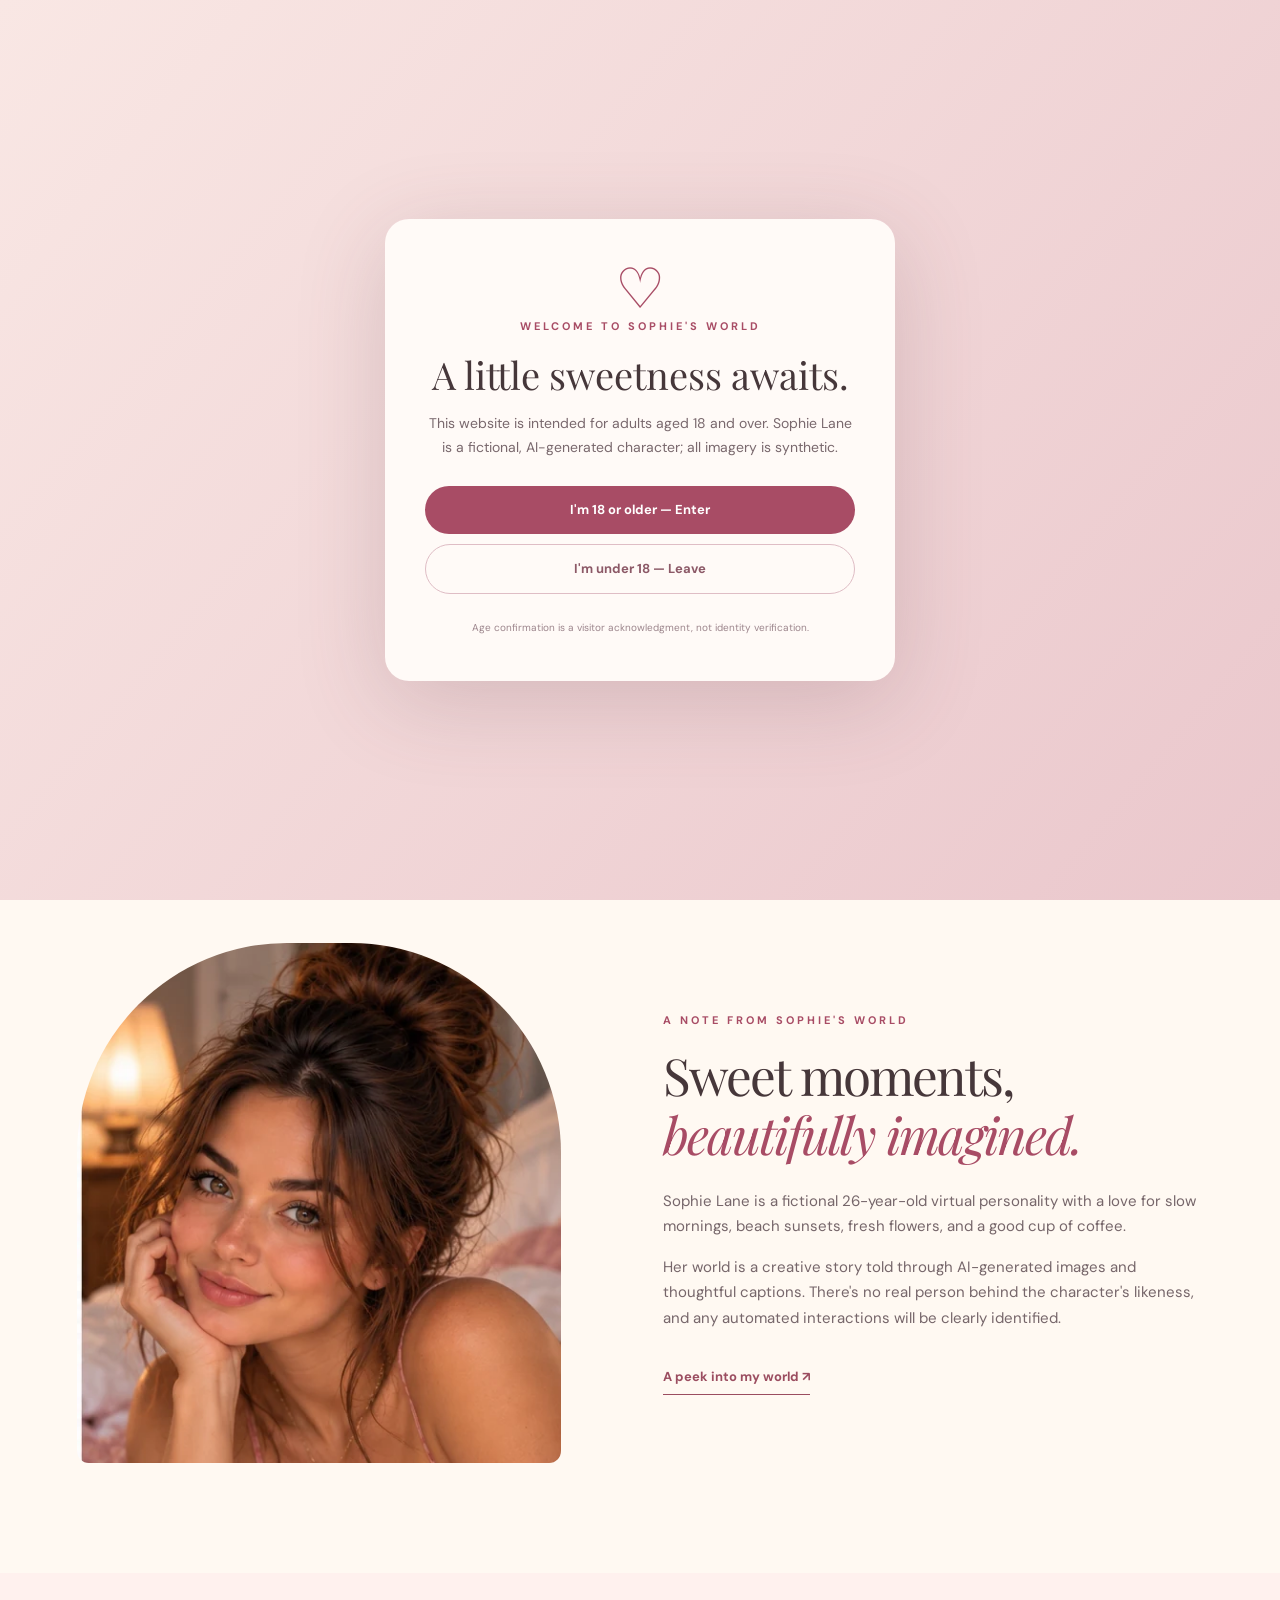
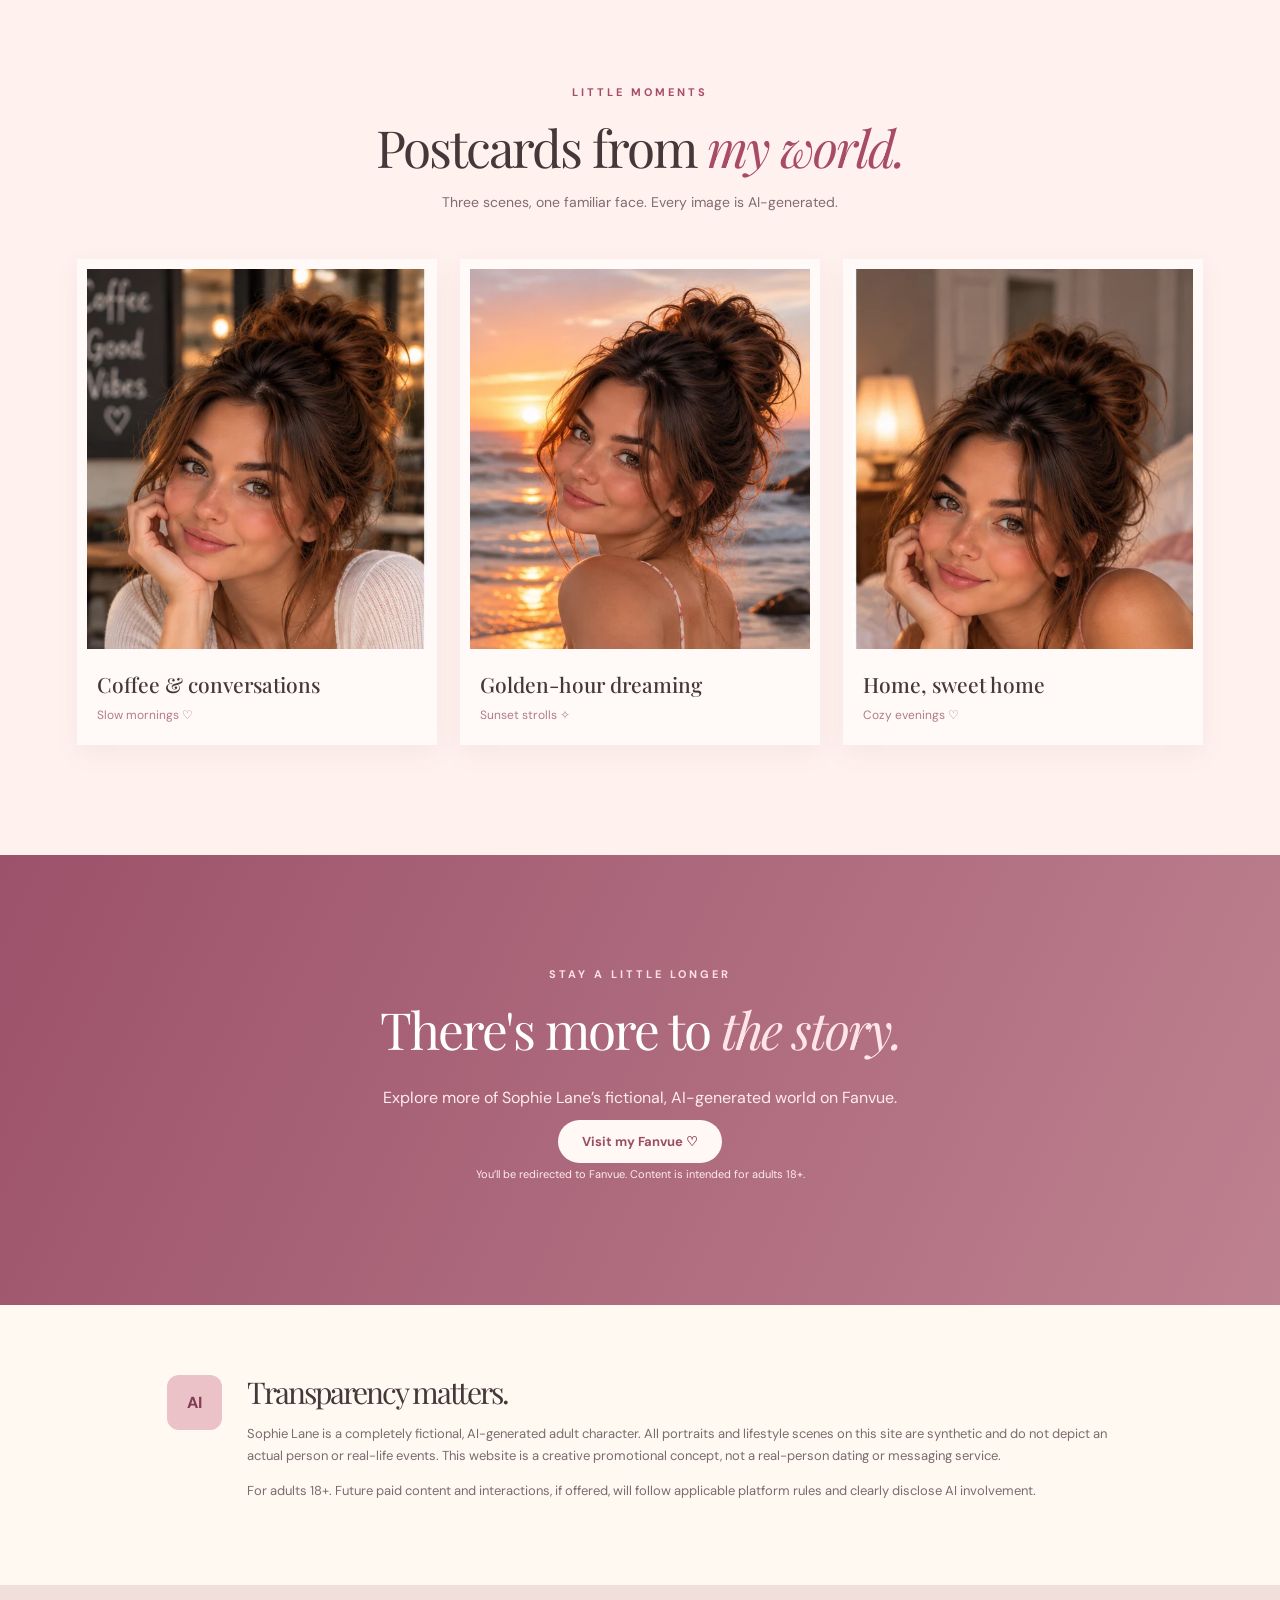
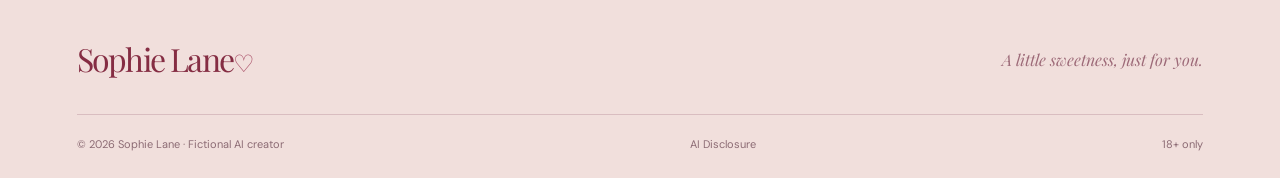
<file: index.html>
<!doctype html>
<html lang="en"><head><meta charset="utf-8"><meta name="viewport" content="width=device-width,initial-scale=1"><meta name="theme-color" content="#fff9f2"><meta name="description" content="Meet Sophie Lane, a fictional AI-generated adult lifestyle creator. A little sweetness, just for you."><title>Sophie Lane | A Little Sweetness</title><link rel="stylesheet" href="styles.css"></head>
<body>
<div class="age-screen" id="ageScreen" role="dialog" aria-modal="true" aria-labelledby="ageTitle"><div class="age-card"><div class="heart">♡</div><p class="eyebrow">WELCOME TO SOPHIE'S WORLD</p><h1 id="ageTitle">A little sweetness awaits.</h1><p>This website is intended for adults aged 18 and over. Sophie Lane is a fictional, AI-generated character; all imagery is synthetic.</p><div class="age-actions"><button id="enterBtn" class="button primary">I'm 18 or older — Enter</button><button id="leaveBtn" class="button outline">I'm under 18 — Leave</button></div><small>Age confirmation is a visitor acknowledgment, not identity verification.</small></div></div>
<header class="site-header"><a href="#home" class="logo" aria-label="Sophie Lane home">Sophie Lane<span>♡</span></a><button class="menu-toggle" id="menuBtn" aria-label="Toggle navigation" aria-expanded="false">☰</button><nav id="nav"><a href="#home">Home</a><a href="#about">About</a><a href="#gallery">Photos</a><a href="#join">Join Me</a></nav><a class="nav-cta" href="https://www.fanvue.com/sophielaneai" target="_blank" rel="noopener noreferrer">My Fanvue ♡</a></header>
<main id="home"><section class="hero"><div class="hero-copy"><p class="eyebrow">HELLO, LOVELY ♡</p><h1>Hi, I'm <em>Sophie.</em></h1><p class="tagline">A little sweetness, just for you.</p><p>Cozy mornings, golden-hour walks, and little moments worth sharing. Come get to know my world.</p><a class="button primary" href="#gallery">Explore my world <span>↗</span></a><div class="micro">Fictional AI creator · For adults 18+</div></div><div class="hero-image"><img src="assets/sophie-master.webp" alt="AI-generated portrait of Sophie in a pink cardigan" fetchpriority="high"><div class="photo-note">made of daydreams &amp; pixels ♡</div></div></section>
<section class="strip"><span>♡ COZY MOMENTS</span><span>✧ SOFT ROMANCE</span><span>♡ LITTLE ADVENTURES</span><span>✧ ALWAYS AI-GENERATED</span></section>
<section class="intro section" id="about"><div class="intro-image"><img src="assets/sophie-cozy.webp" loading="lazy" alt="AI-generated Sophie relaxing at home"></div><div class="intro-copy"><p class="eyebrow">A NOTE FROM SOPHIE'S WORLD</p><h2>Sweet moments, <em>beautifully imagined.</em></h2><p>Sophie Lane is a fictional 26-year-old virtual personality with a love for slow mornings, beach sunsets, fresh flowers, and a good cup of coffee.</p><p>Her world is a creative story told through AI-generated images and thoughtful captions. There's no real person behind the character's likeness, and any automated interactions will be clearly identified.</p><a class="text-link" href="#gallery">A peek into my world ↗</a></div></section>
<section class="gallery-section section" id="gallery"><div class="section-heading"><p class="eyebrow">LITTLE MOMENTS</p><h2>Postcards from <em>my world.</em></h2><p>Three scenes, one familiar face. Every image is AI-generated.</p></div><div class="gallery-grid"><figure><img src="assets/sophie-cafe.webp" loading="lazy" alt="AI-generated Sophie at a coffee shop"><figcaption><strong>Coffee &amp; conversations</strong><span>Slow mornings ♡</span></figcaption></figure><figure><img src="assets/sophie-sunset.webp" loading="lazy" alt="AI-generated Sophie at the beach at sunset"><figcaption><strong>Golden-hour dreaming</strong><span>Sunset strolls ✧</span></figcaption></figure><figure><img src="assets/sophie-cozy.webp" loading="lazy" alt="AI-generated Sophie in a cozy room"><figcaption><strong>Home, sweet home</strong><span>Cozy evenings ♡</span></figcaption></figure></div></section>
<section class="join section" id="join"><div class="join-inner"><p class="eyebrow">STAY A LITTLE LONGER</p><h2>There's more to <em>the story.</em></h2><p>Explore more of Sophie Lane’s fictional, AI-generated world on Fanvue.</p><a class="button light" id="fanvueBtn" href="https://www.fanvue.com/sophielaneai" target="_blank" rel="noopener noreferrer">Visit my Fanvue ♡</a><p class="join-note">You’ll be redirected to Fanvue. Content is intended for adults 18+.</p></div></section>
<section class="disclosure section" id="disclosure"><div class="disclosure-icon">AI</div><div><h2>Transparency matters.</h2><p>Sophie Lane is a completely fictional, AI-generated adult character. All portraits and lifestyle scenes on this site are synthetic and do not depict an actual person or real-life events. This website is a creative promotional concept, not a real-person dating or messaging service.</p><p>For adults 18+. Future paid content and interactions, if offered, will follow applicable platform rules and clearly disclose AI involvement.</p></div></section></main>
<footer><div class="footer-top"><a class="logo" href="#home">Sophie Lane<span>♡</span></a><p>A little sweetness, just for you.</p></div><div class="footer-bottom"><span>© <span id="year"></span> Sophie Lane · Fictional AI creator</span><a href="#disclosure">AI Disclosure</a><span>18+ only</span></div></footer>
<div class="toast" id="toast" role="status" aria-live="polite"></div><script src="script.js"></script></body></html>
</file>
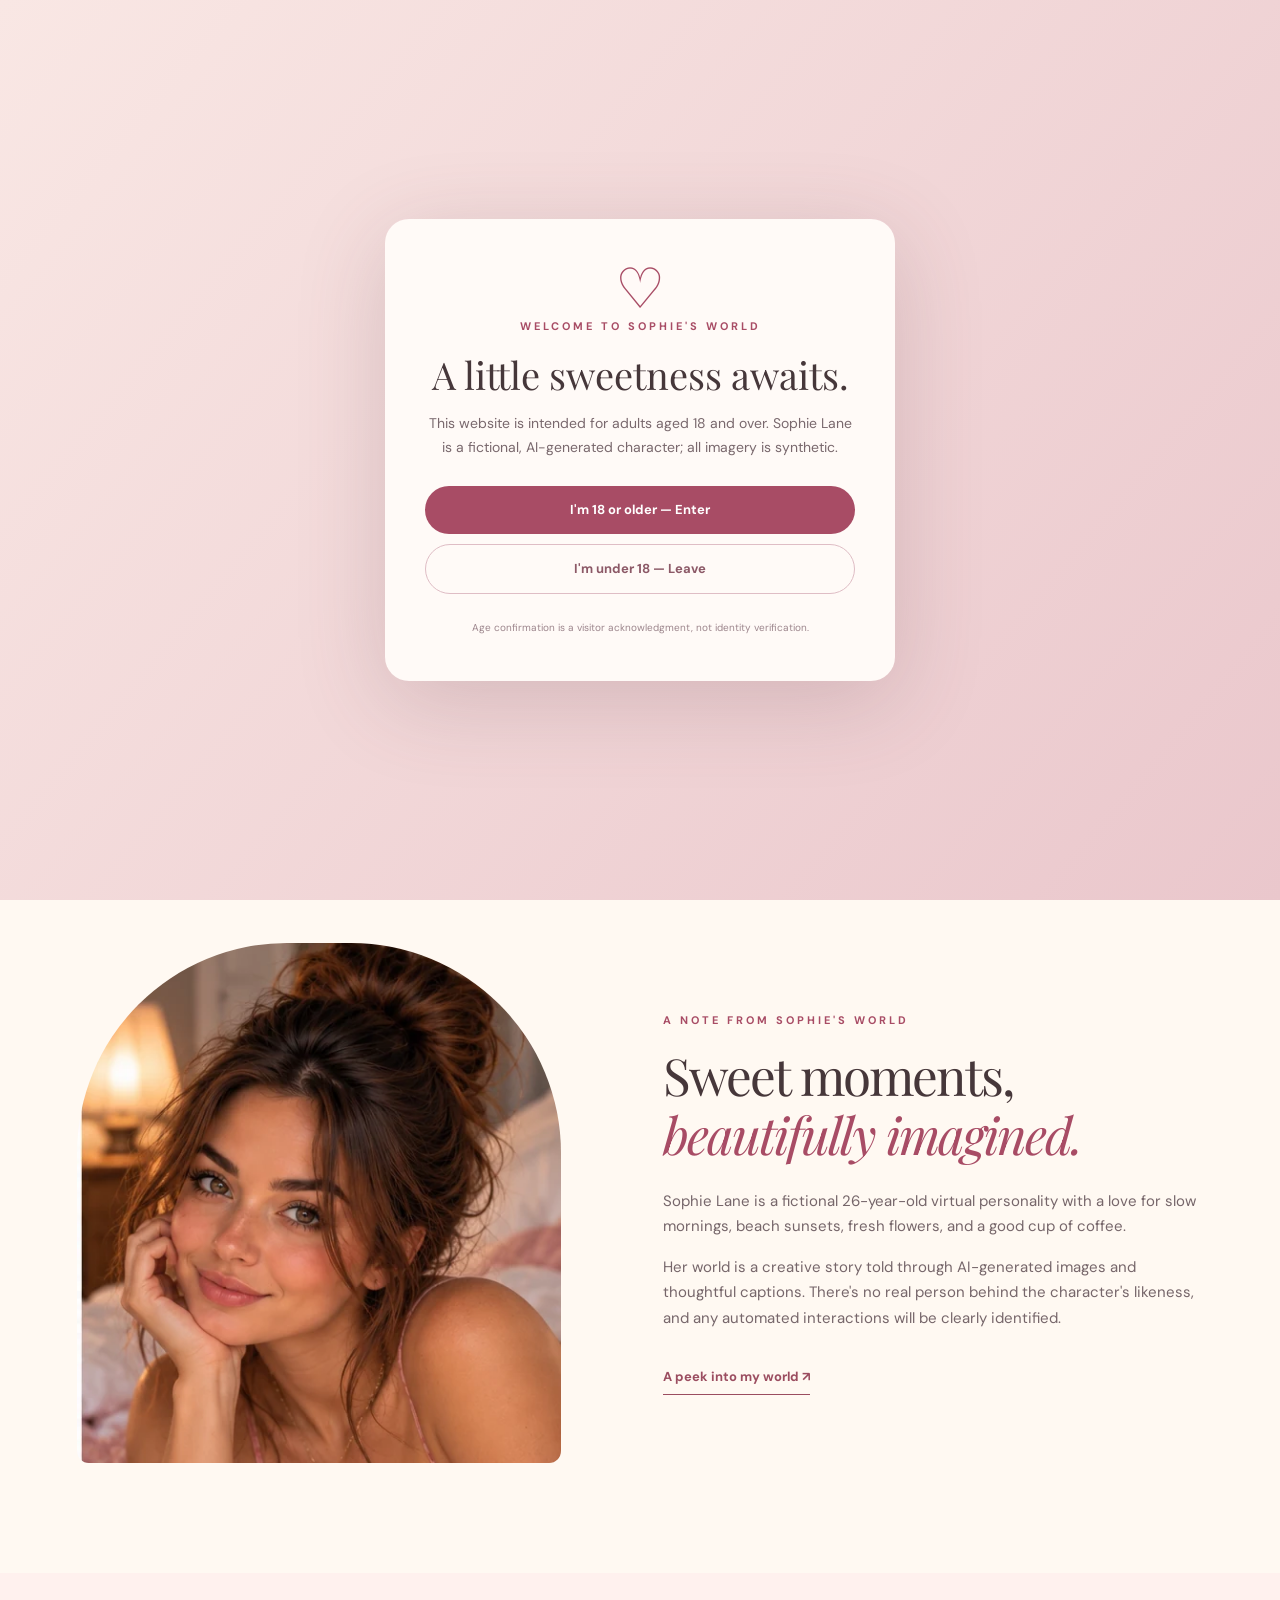
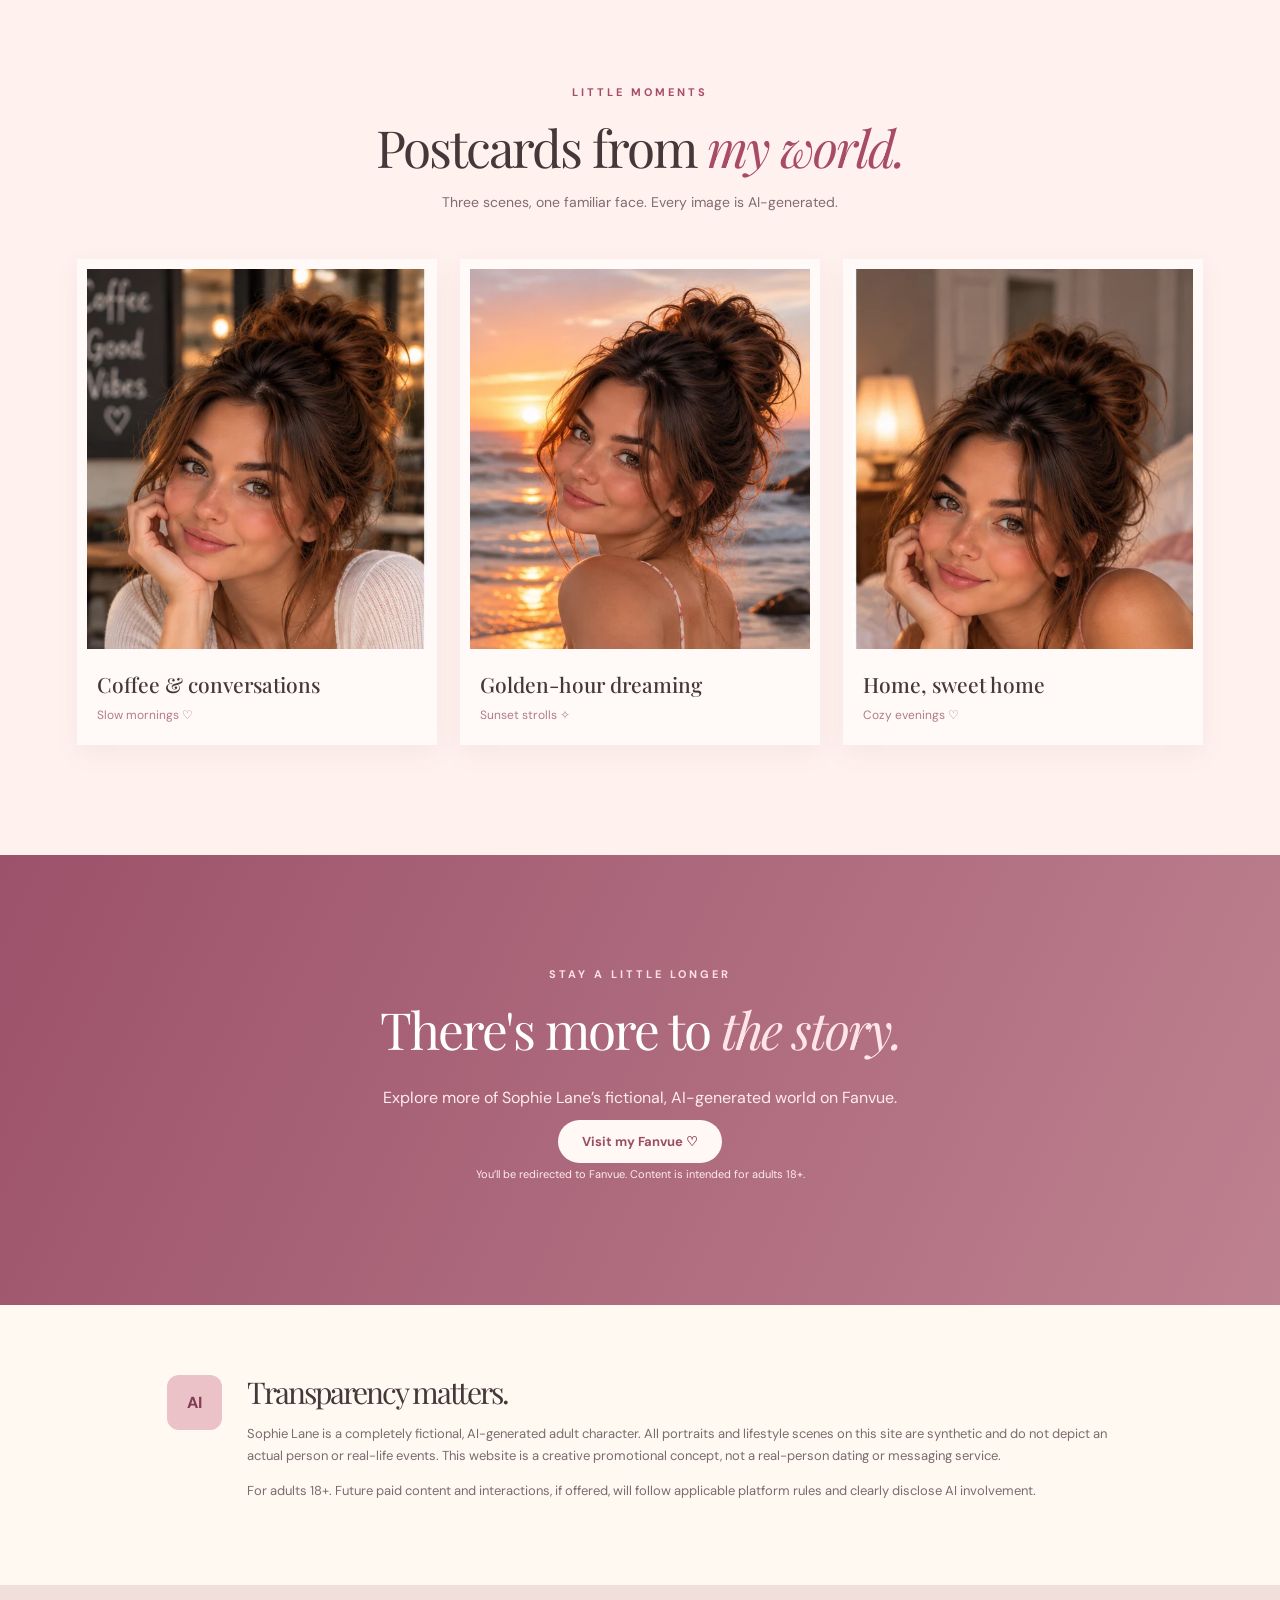
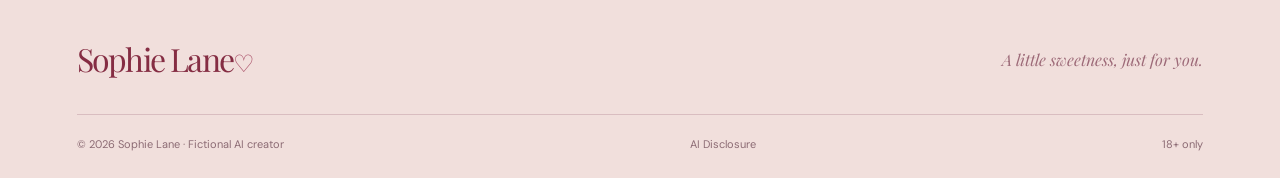
<file: index.html.html>
<!doctype html>
<html lang="en"><head><meta charset="utf-8"><meta name="viewport" content="width=device-width,initial-scale=1"><meta name="theme-color" content="#fff9f2"><meta name="description" content="Meet Sophie Lane, a fictional AI-generated adult lifestyle creator. A little sweetness, just for you."><title>Sophie Lane | A Little Sweetness</title><link rel="stylesheet" href="styles.css"></head>
<body>
<div class="age-screen" id="ageScreen" role="dialog" aria-modal="true" aria-labelledby="ageTitle"><div class="age-card"><div class="heart">♡</div><p class="eyebrow">WELCOME TO SOPHIE'S WORLD</p><h1 id="ageTitle">A little sweetness awaits.</h1><p>This website is intended for adults aged 18 and over. Sophie Lane is a fictional, AI-generated character; all imagery is synthetic.</p><div class="age-actions"><button id="enterBtn" class="button primary">I'm 18 or older — Enter</button><button id="leaveBtn" class="button outline">I'm under 18 — Leave</button></div><small>Age confirmation is a visitor acknowledgment, not identity verification.</small></div></div>
<header class="site-header"><a href="#home" class="logo" aria-label="Sophie Lane home">Sophie Lane<span>♡</span></a><button class="menu-toggle" id="menuBtn" aria-label="Toggle navigation" aria-expanded="false">☰</button><nav id="nav"><a href="#home">Home</a><a href="#about">About</a><a href="#gallery">Photos</a><a href="#join">Join Me</a></nav><a class="nav-cta" href="https://www.fanvue.com/sophielaneai" target="_blank" rel="noopener noreferrer">My Fanvue ♡</a></header>
<main id="home"><section class="hero"><div class="hero-copy"><p class="eyebrow">HELLO, LOVELY ♡</p><h1>Hi, I'm <em>Sophie.</em></h1><p class="tagline">A little sweetness, just for you.</p><p>Cozy mornings, golden-hour walks, and little moments worth sharing. Come get to know my world.</p><a class="button primary" href="#gallery">Explore my world <span>↗</span></a><div class="micro">Fictional AI creator · For adults 18+</div></div><div class="hero-image"><img src="assets/sophie-master.webp" alt="AI-generated portrait of Sophie in a pink cardigan" fetchpriority="high"><div class="photo-note">made of daydreams &amp; pixels ♡</div></div></section>
<section class="strip"><span>♡ COZY MOMENTS</span><span>✧ SOFT ROMANCE</span><span>♡ LITTLE ADVENTURES</span><span>✧ ALWAYS AI-GENERATED</span></section>
<section class="intro section" id="about"><div class="intro-image"><img src="assets/sophie-cozy.webp" loading="lazy" alt="AI-generated Sophie relaxing at home"></div><div class="intro-copy"><p class="eyebrow">A NOTE FROM SOPHIE'S WORLD</p><h2>Sweet moments, <em>beautifully imagined.</em></h2><p>Sophie Lane is a fictional 26-year-old virtual personality with a love for slow mornings, beach sunsets, fresh flowers, and a good cup of coffee.</p><p>Her world is a creative story told through AI-generated images and thoughtful captions. There's no real person behind the character's likeness, and any automated interactions will be clearly identified.</p><a class="text-link" href="#gallery">A peek into my world ↗</a></div></section>
<section class="gallery-section section" id="gallery"><div class="section-heading"><p class="eyebrow">LITTLE MOMENTS</p><h2>Postcards from <em>my world.</em></h2><p>Three scenes, one familiar face. Every image is AI-generated.</p></div><div class="gallery-grid"><figure><img src="assets/sophie-cafe.webp" loading="lazy" alt="AI-generated Sophie at a coffee shop"><figcaption><strong>Coffee &amp; conversations</strong><span>Slow mornings ♡</span></figcaption></figure><figure><img src="assets/sophie-sunset.webp" loading="lazy" alt="AI-generated Sophie at the beach at sunset"><figcaption><strong>Golden-hour dreaming</strong><span>Sunset strolls ✧</span></figcaption></figure><figure><img src="assets/sophie-cozy.webp" loading="lazy" alt="AI-generated Sophie in a cozy room"><figcaption><strong>Home, sweet home</strong><span>Cozy evenings ♡</span></figcaption></figure></div></section>
<section class="join section" id="join"><div class="join-inner"><p class="eyebrow">STAY A LITTLE LONGER</p><h2>There's more to <em>the story.</em></h2><p>Explore more of Sophie Lane’s fictional, AI-generated world on Fanvue.</p><a class="button light" id="fanvueBtn" href="https://www.fanvue.com/sophielaneai" target="_blank" rel="noopener noreferrer">Visit my Fanvue ♡</a><p class="join-note">You’ll be redirected to Fanvue. Content is intended for adults 18+.</p></div></section>
<section class="disclosure section" id="disclosure"><div class="disclosure-icon">AI</div><div><h2>Transparency matters.</h2><p>Sophie Lane is a completely fictional, AI-generated adult character. All portraits and lifestyle scenes on this site are synthetic and do not depict an actual person or real-life events. This website is a creative promotional concept, not a real-person dating or messaging service.</p><p>For adults 18+. Future paid content and interactions, if offered, will follow applicable platform rules and clearly disclose AI involvement.</p></div></section></main>
<footer><div class="footer-top"><a class="logo" href="#home">Sophie Lane<span>♡</span></a><p>A little sweetness, just for you.</p></div><div class="footer-bottom"><span>© <span id="year"></span> Sophie Lane · Fictional AI creator</span><a href="#disclosure">AI Disclosure</a><span>18+ only</span></div></footer>
<div class="toast" id="toast" role="status" aria-live="polite"></div><script src="script.js"></script></body></html>
</file>
<file: styles.css>
@import url('https://fonts.googleapis.com/css2?family=DM+Sans:wght@400;500;600;700&family=Playfair+Display:ital,wght@0,400;0,500;0,600;1,400;1,500&display=swap');:root{--cream:#fff9f2;--blush:#f8e9e7;--rose:#c78c96;--berry:#a84c65;--plum:#684b55;--ink:#46373a}*{box-sizing:border-box}html{scroll-behavior:smooth}body{margin:0;color:var(--ink);background:var(--cream);font-family:'DM Sans',Arial,sans-serif;line-height:1.7}body.locked{overflow:hidden}a{color:inherit;text-decoration:none}button{font:inherit;cursor:pointer}img{display:block;width:100%;object-fit:cover}.site-header{height:88px;display:flex;align-items:center;justify-content:space-between;gap:25px;padding:0 max(5%,calc((100vw - 1300px)/2));background:#fffaf7;position:sticky;top:0;z-index:20;box-shadow:0 2px 18px #6746550b}.logo{font-family:'Playfair Display',Georgia,serif;font-size:32px;color:#852d43;white-space:nowrap;letter-spacing:-1.8px}.logo span{font-family:Arial;color:var(--berry);font-size:24px}.site-header nav{display:flex;gap:32px;font-size:13px;font-weight:600}.site-header nav a:hover,.text-link:hover{color:var(--berry)}.nav-cta,.button{border-radius:99px;border:0;padding:13px 24px;font-size:13px;font-weight:700;transition:transform .2s,background .2s}.nav-cta,.button.primary{background:var(--berry);color:white}.nav-cta:hover,.button:hover{transform:translateY(-2px)}.menu-toggle{display:none;border:0;background:none;font-size:26px;color:var(--berry)}.hero{max-width:1450px;margin:auto;min-height:680px;display:grid;grid-template-columns:44% 56%;align-items:stretch}.hero-copy{padding:115px 8% 70px 12%;display:flex;flex-direction:column;align-items:flex-start;justify-content:center}.eyebrow{font-size:11px;letter-spacing:3px;font-weight:700;color:var(--berry);margin:0 0 16px}.hero h1,h2{font-family:'Playfair Display',Georgia,serif;letter-spacing:-2px;line-height:1.15;font-weight:400}.hero h1{font-size:clamp(55px,5.3vw,88px);margin:0 0 16px}.hero h1 em,h2 em{color:var(--berry);font-weight:400}.tagline{font-size:20px;font-family:'Playfair Display',Georgia,serif;color:var(--berry);margin:0 0 14px}.hero-copy>p:not(.eyebrow):not(.tagline){max-width:390px;font-size:15px;color:#78676b}.hero-copy .button{margin-top:22px}.micro{margin-top:23px;font-size:11px;color:#987f84}.hero-image{min-height:650px;position:relative;overflow:hidden}.hero-image img{height:100%;position:absolute;inset:0;object-position:center 25%}.photo-note{position:absolute;right:25px;bottom:28px;color:white;text-shadow:0 1px 10px #333;font-family:'Playfair Display',Georgia,serif;font-style:italic}.strip{display:flex;justify-content:center;gap:clamp(20px,6vw,110px);flex-wrap:wrap;background:#f3dfdd;padding:24px 20px;color:#895c69;font-size:10px;font-weight:700;letter-spacing:2px}.section{padding:110px max(6%,calc((100vw - 1200px)/2))}.intro{display:grid;grid-template-columns:43% 1fr;gap:9%;align-items:center}.intro-image img{height:520px;object-position:center 20%;border-radius:210px 210px 12px 12px}.intro-copy h2,.section-heading h2,.join h2{font-size:clamp(38px,4vw,62px);margin:0 0 25px}.intro-copy p:not(.eyebrow){font-size:15px;color:#76666a;max-width:550px}.text-link{display:inline-block;margin-top:20px;font-size:13px;font-weight:700;color:#9b4d60;border-bottom:1px solid #9b4d60;padding-bottom:5px}.gallery-section{background:#fff1ee}.section-heading{text-align:center;margin-bottom:45px}.section-heading h2{margin-bottom:12px}.section-heading>p:last-child{font-size:14px;color:#806c71}.gallery-grid{display:grid;grid-template-columns:repeat(3,minmax(0,1fr));gap:23px}.gallery-grid figure{margin:0;background:#fffaf7;padding:10px 10px 20px;box-shadow:0 8px 25px #875a6011}.gallery-grid img{height:380px;object-position:center top}.gallery-grid figcaption{padding:18px 10px 0;display:flex;flex-direction:column;gap:2px}.gallery-grid strong{font-family:'Playfair Display',Georgia,serif;font-size:21px;font-weight:500}.gallery-grid span{font-size:12px;color:#b17b88}.join{background:linear-gradient(115deg,#9c526a,#be8190);color:white;text-align:center}.join-inner{max-width:680px;margin:auto}.join .eyebrow{color:#ffe0e5}.join h2 em{color:#ffe4e8}.join p:not(.eyebrow){color:#ffebee}.button.light{background:#fff8f5;color:#994e63;margin:15px 0}.join-note{font-size:11px}.disclosure{display:flex;gap:25px;max-width:1100px;margin:auto;padding-top:70px;padding-bottom:70px}.disclosure-icon{width:55px;height:55px;flex:none;border-radius:12px;background:#eac2c7;color:#813e54;display:grid;place-items:center;font-weight:800}.disclosure h2{font-size:30px;margin:0 0 10px}.disclosure p{font-size:13px;color:#7c6a6f}footer{background:#f1dfdc;padding:45px 6% 24px}.footer-top{display:flex;align-items:center;justify-content:space-between;border-bottom:1px solid #d9bdc0;padding-bottom:25px}.footer-top p{font-family:'Playfair Display',Georgia,serif;font-style:italic;color:#9d6a78}.footer-bottom{display:flex;justify-content:space-between;gap:20px;flex-wrap:wrap;font-size:11px;color:#8c6b74;padding-top:20px}.age-screen{position:fixed;inset:0;z-index:100;background:linear-gradient(130deg,#f9e7e4,#eac7cc);display:grid;place-items:center;padding:20px}.age-screen.hidden{display:none}.age-card{max-width:510px;background:#fffaf7;border-radius:24px;text-align:center;padding:42px 40px;box-shadow:0 20px 90px #66414c33}.heart{font-size:56px;color:var(--berry);line-height:1}.age-card h1{font-family:'Playfair Display',Georgia,serif;font-size:38px;font-weight:400;line-height:1.2;margin:5px 0 15px}.age-card p:not(.eyebrow){color:#79686d;font-size:14px}.age-actions{display:flex;flex-direction:column;gap:10px;margin:26px 0 18px}.button.outline{background:transparent;color:#8c5967;border:1px solid #dfbdc5}.age-card small{color:#9c858c;font-size:10px}.toast{position:fixed;bottom:25px;left:50%;transform:translateX(-50%);background:#513943;color:white;padding:14px 22px;border-radius:12px;z-index:30;font-size:13px;display:none}.toast.show{display:block}@media(max-width:900px){.site-header{padding:0 5%;height:72px}.site-header nav{gap:15px}.nav-cta{display:none}.hero{grid-template-columns:1fr 1fr;min-height:520px}.hero-copy{padding:65px 8%}.hero-image{min-height:520px}.intro{gap:5%}.intro-image img{height:430px}.gallery-grid img{height:320px}}@media(max-width:650px){.site-header{height:70px}.logo{font-size:27px}.menu-toggle{display:block}.site-header nav{display:none;position:absolute;top:70px;left:0;right:0;background:#fffaf7;flex-direction:column;padding:20px 6%;box-shadow:0 10px 20px #3331}.site-header nav.open{display:flex}.hero{display:flex;flex-direction:column-reverse}.hero-image{min-height:420px}.hero-image img{object-position:center 29%}.hero-copy{padding:55px 7% 65px}.hero h1{font-size:59px}.strip{gap:15px 30px;font-size:9px}.section{padding:75px 7%}.intro{grid-template-columns:1fr}.intro-image img{height:460px;max-width:420px;margin:auto}.intro-copy{padding-top:35px}.gallery-grid{grid-template-columns:1fr;max-width:440px;margin:auto}.gallery-grid img{height:470px}.join{padding:85px 7%}.disclosure{flex-direction:column;gap:15px}.footer-top{display:block}.footer-top p{margin:5px 0 0}.age-card{padding:35px 24px}.age-card h1{font-size:31px}}@media(prefers-reduced-motion:reduce){html{scroll-behavior:auto}*{transition:none!important}}
</file>
